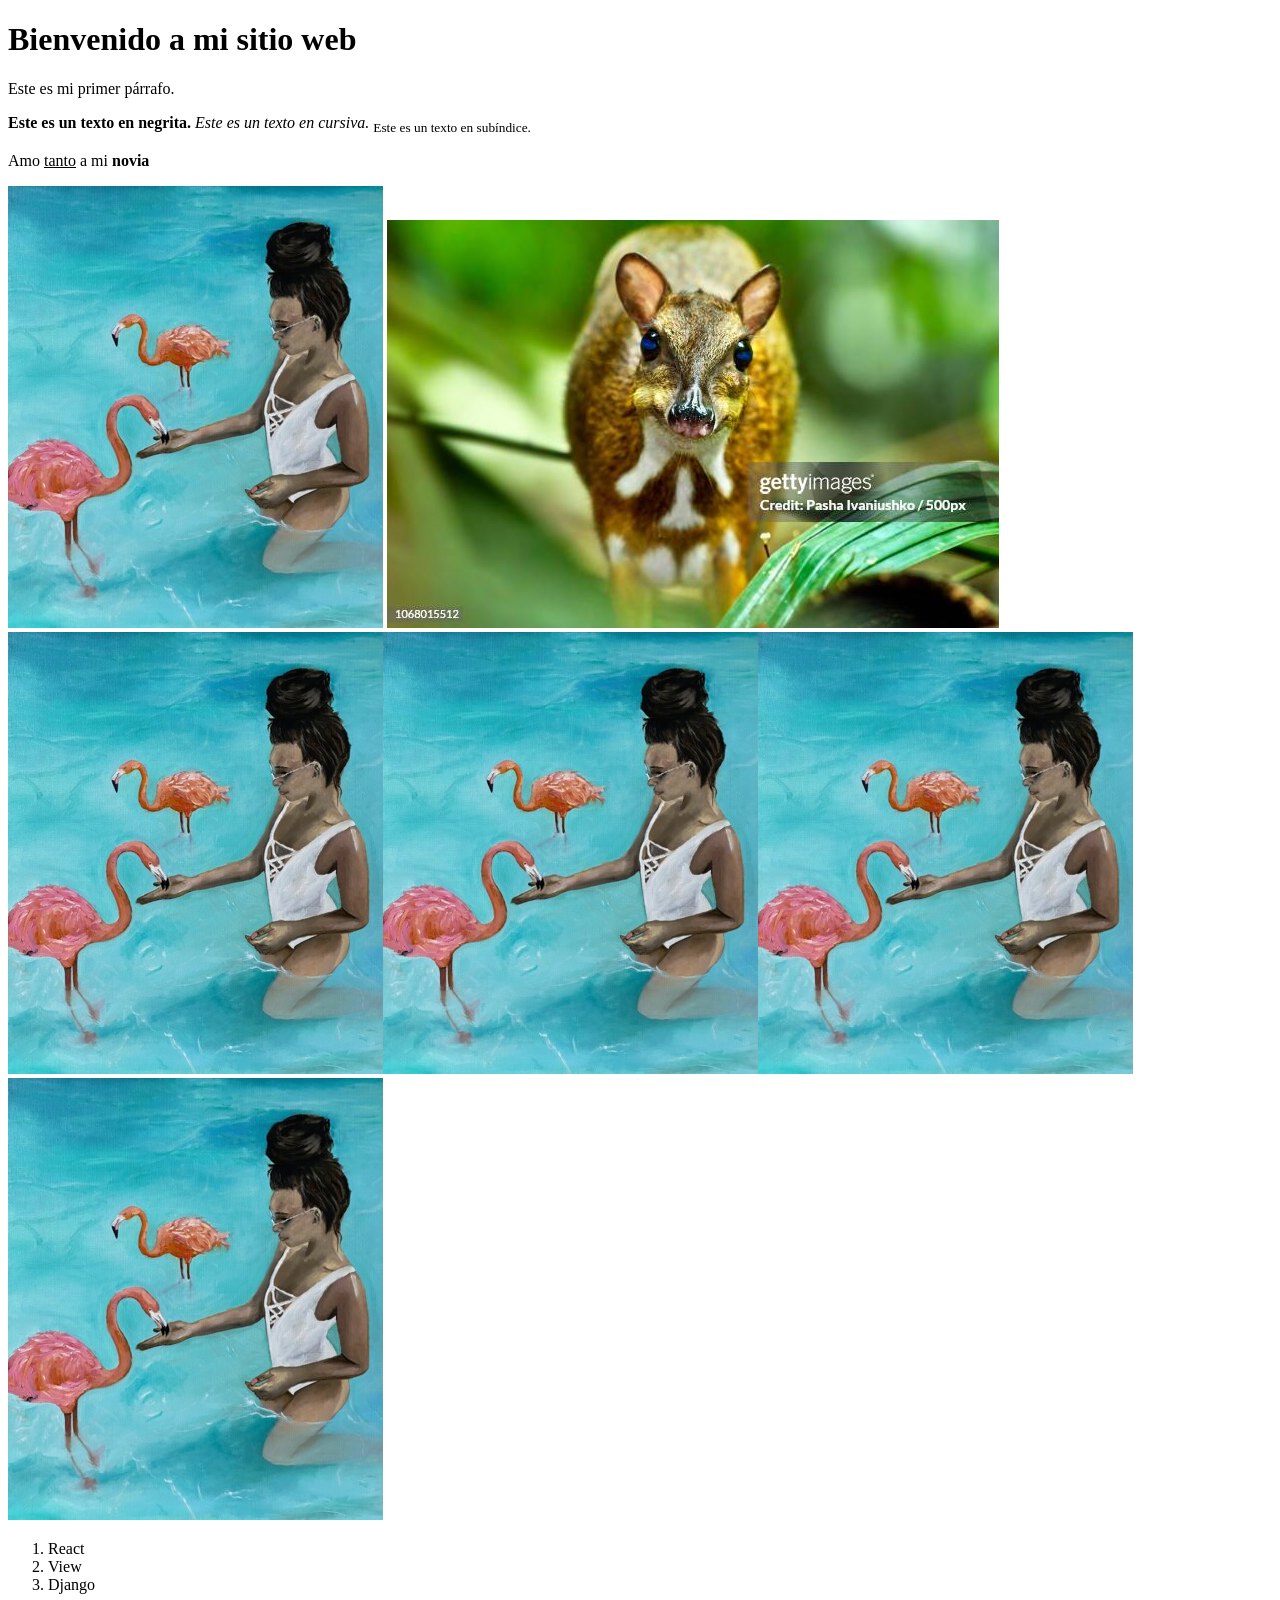
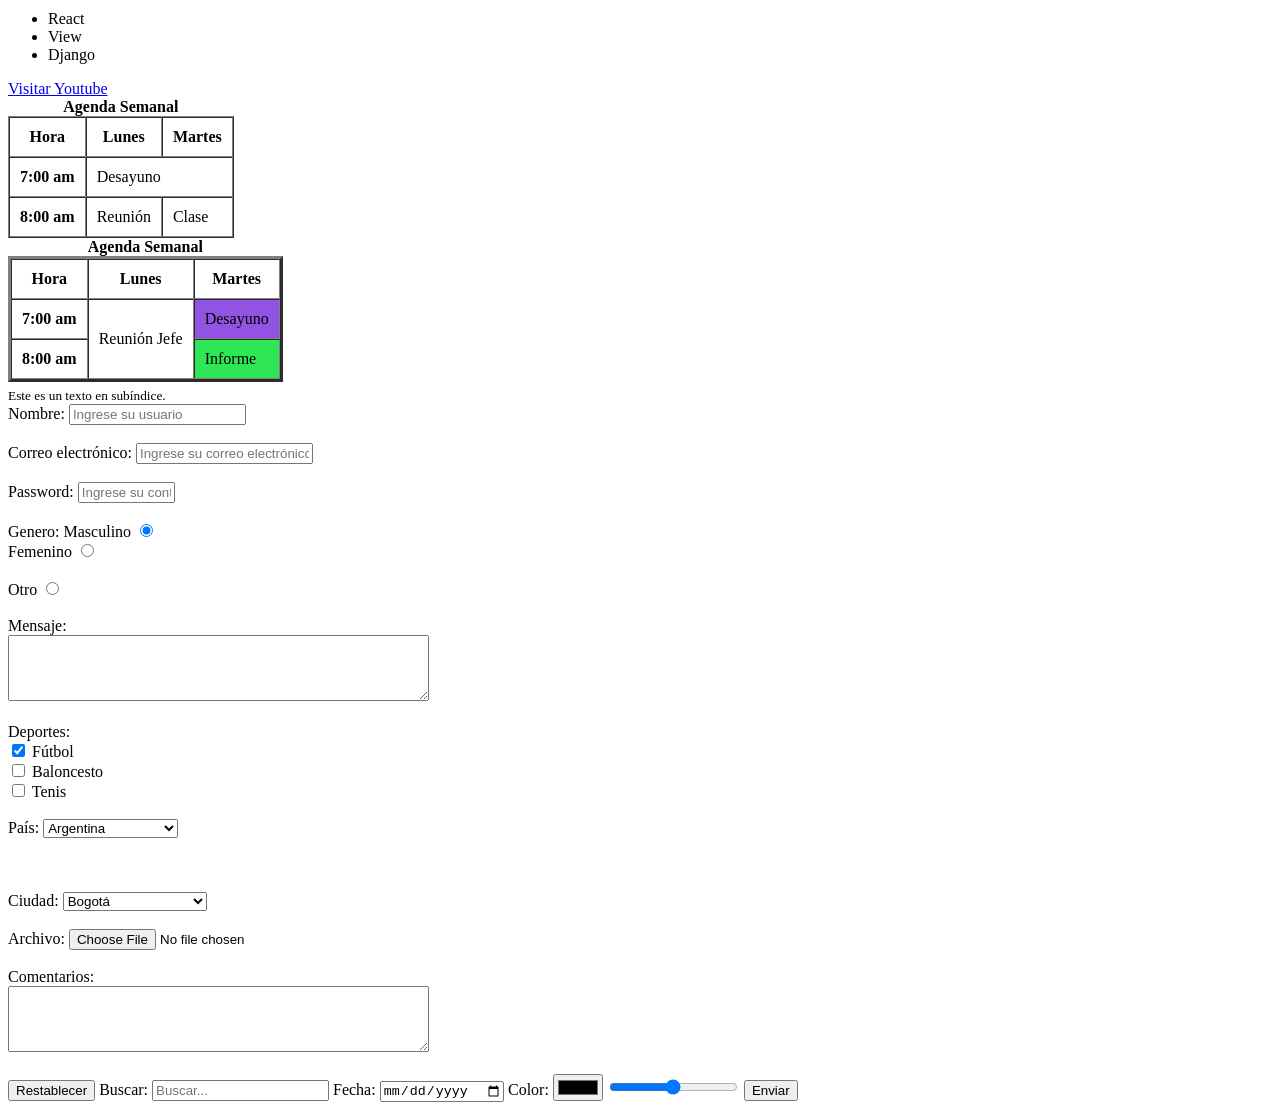
<file: Introduccion, html/index.html>
<!DOCTYPE html>
<html lang="en">

<head>
    <meta charset="UTF-8"> <!-- Sirve como atributo para tomar las tildes, etc -->
    <meta name="viewport" content="width=device-width, initial-scale=1.0">
    <title>Mi primer sitio web</title>
</head>

<body>
    <h1>Bienvenido a mi sitio web</h1>
    <p>Este es mi primer párrafo.</p>
    <strong>Este es un texto en negrita.</strong>
    <em>Este es un texto en cursiva.</em>
    <sub>Este es un texto en subíndice.</sub>
    <p> Amo <u>tanto</u> a mi <strong>novia</strong> </p>



    <img src="./imagenes/image.png" alt="Imagen 1">

    <img src="./imagenes/gettyimages-1068015512-612x612.jpg" alt="Imagen 2">



</body>
<div id="imagenes">
    <!-- Aqui creamos el bucle para poder repetir una imagen N veces.  -->

    <script>
        for (let i = 0; i <= 3; i++) {
            document.getElementById("imagenes").innerHTML += `<img src="./imagenes/image.png" alt="Imagen ${i}">`;
        }
    </script>
</div>

</html>



<!-- Hecho por Cristian Ramos -->




<!-- LISTAS -->
<ol>
    <li> React</li>
    <li>View </li>
    <li>Django </li>
</ol>
<ul>
    <li>React</li>
    <li>View</li>
    <li>Django</li>
</ul>

<!-- ENLACES -->

<a href="https://www.youtube.com/?app=desktop&hl=es" target="_blank">Visitar Youtube</a>

<!-- TABLAS -->

<!-- Combinar hacia los lados-->

<table border=1 cellpadding=10 cellspacing=0>
    <caption><strong>Agenda Semanal
        </strong></caption>
    <tr>
        <th> Hora </th>
        <th> Lunes </th>
        <th> Martes </th>
    </tr>
    <tr>
        <th>7:00 am</th>
        <td colspan="2">Desayuno </td>
    </tr>
    <tr>
        <th>8:00 am</th>
        <td>Reunión</td>
        <td>Clase</td>
    </tr>
</table>

<!-- Combinar hacia abajo, junto con los colores de algunas columnas-->
<table border=3 cellpadding=10 cellspacing=0> 
    <caption><strong>Agenda Semanal</strong></caption>
    <tr>
        <th> Hora </th>
        <th> Lunes </th>
        <th> Martes </th>
    </tr>
    <tr>
        <th>7:00 am</th>
        <td rowspan="2">Reunión Jefe </td>
        <td style="background-color: #9153e2;">Desayuno</td>
    </tr>
    <tr>
        <th>8:00 am</th>
        <td style="background-color: #2ee656;">Informe</td>
    </tr>
</table>


<!-- SUB INDICE-->
 <sub>Este es un texto en subíndice.</sub>


 <!-- Formularios   -->

  <!-- Princpial   -->
    <form name="formulario" action="formulario.php" method="post" autocomplete="on" target="_blank">
        <!-- Controladores "label"-->
        <label for="nombre">Nombre:</label>
        <input type="text" id="nombre" name="nombre" required placeholder="Ingrese su usuario"><br><br>

        <label for="email">Correo electrónico:</label>
        <input type="email" id="email" name="email" required placeholder="Ingrese su correo electrónico"><br><br>

        <label for="password">Password:</label>
        <input type="password" id="password" name="password" required size ="10" placeholder="Ingrese su contraseña"><br><br>

        <label for ="genero"> Genero: </label>
        <label for="masculino">Masculino</label>
        <input type="radio" id="masculino" name="genero" value="masculino" required checked="masculino"><br>
        <label for="femenino">Femenino</label>
        <input type="radio" id="femenino" name="genero" value="femenino" required><br><br>
        <label for="otro">Otro</label>
        <input type="radio" id="otro" name="genero" value="otro" required><br><br>


        <label for="mensaje">Mensaje:</label><br>
        <textarea id="mensaje" name="mensaje" rows="4" cols="50" required></textarea><br><br>

        <!-- INPUTS TIPO CHECKBOX-->
        <label for="deportes">Deportes:</label><br>
        <input type="checkbox" id="futbol" name="deportes" value="futbol" checked>
        <label for="futbol">Fútbol</label><br>
        <input type="checkbox" id="basketball" name="deportes" value="basketball">
        <label for="basketball">Baloncesto</label><br>
        <input type="checkbox" id="tennis" name="deportes" value="tennis">
        <label for="tennis">Tenis</label><br><br>

        <!-- lISTAS DESPLEGADAS   -->
        <label for="pais">País:</label>
        <select id="pais" name="pais" required>
            <option value="">Seleccione un país</option>
            <option value="0">Colombia </option>
            <option value="1">México</option>
            <option value="2" selected>Argentina</option>
            <option value="3">Chile</option>
        </select><br><br>
        <!-- Grupos en las listas-->
        <br><br>
        <label for ="ciudad"> Ciudad: </label>
        <select id="ciudad" name="ciudad" required>
            <optgroup label="Seleccione una ciudad">
                <option value="0">Bogotá</option>
                <option value="1">Medellín</option>
                <option value="2">Cali</option>
                <option value="3">Barranquilla</option>
            <optgroup label="Seleccione una ciudad">
                <option value="4">Ciudad de México</option>
                <option value="5">Guadalajara</option>
                <option value="6">Monterrey</option>
            </optgroup>


        </select><br><br>

        <!-- Campo oculto -->
        <input type="hidden" value="1234567890" name="oculto">

        <!-- Tipo archivos -->
        <label for="archivo">Archivo:</label>
        <input type="file" id="archivo" name="archivo" accept=".pdf,.doc,.docx"><br><br>

        <!-- Textarea -->
        <label for="comentarios">Comentarios:</label><br>
        <textarea id="comentarios" name="comentarios" rows="4" cols="50"></textarea><br><br>

        <input type ="reset" value="Restablecer">

        <label for="buscar">Buscar:</label>
        <input type =search" name="buscar" placeholder="Buscar...">

        <label for="fecha">Fecha:</label>
        <input type ="date" name="fecha">

        <label for="color">Color:</label>
        <input type="color" id="color" name="color" value="#000000">

        <input type ="range" id="rango" name="rango" min="0" max="100" value="50">

        

        <input type="submit" value="Enviar">
</file>
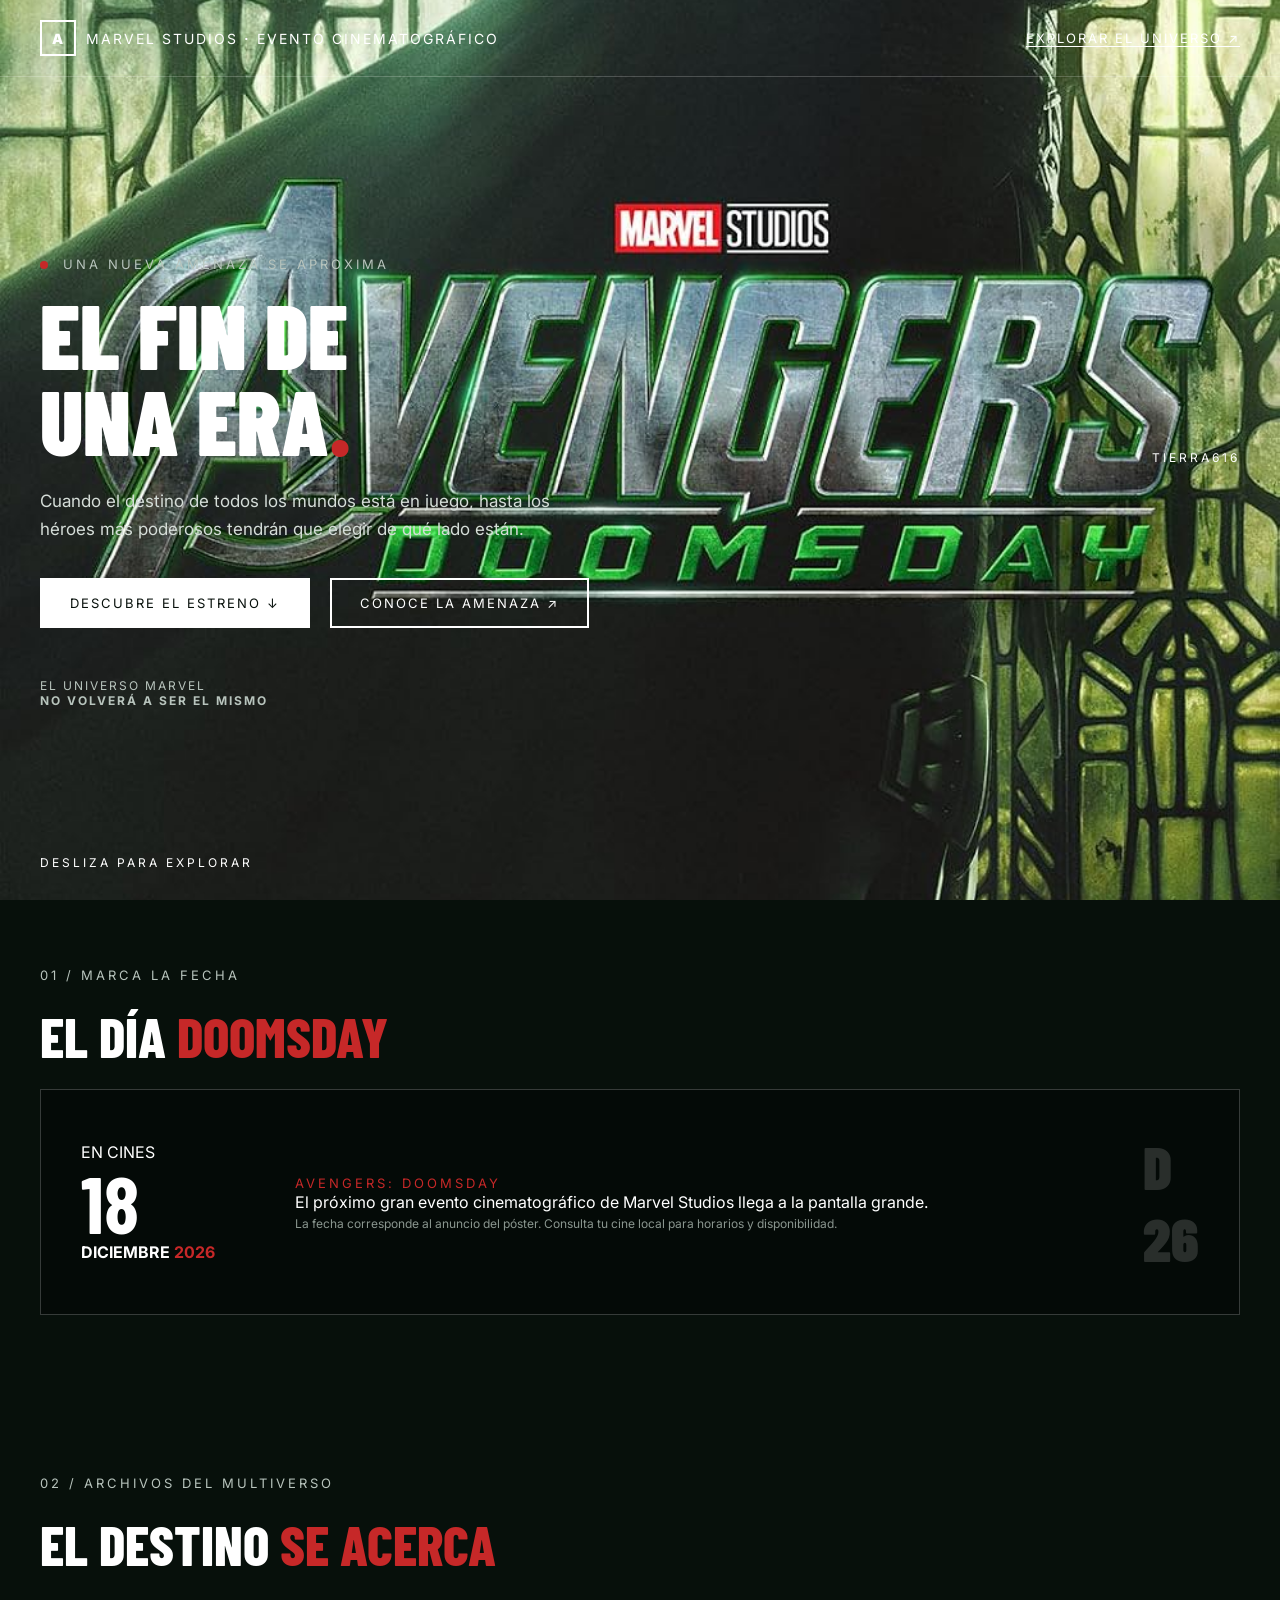
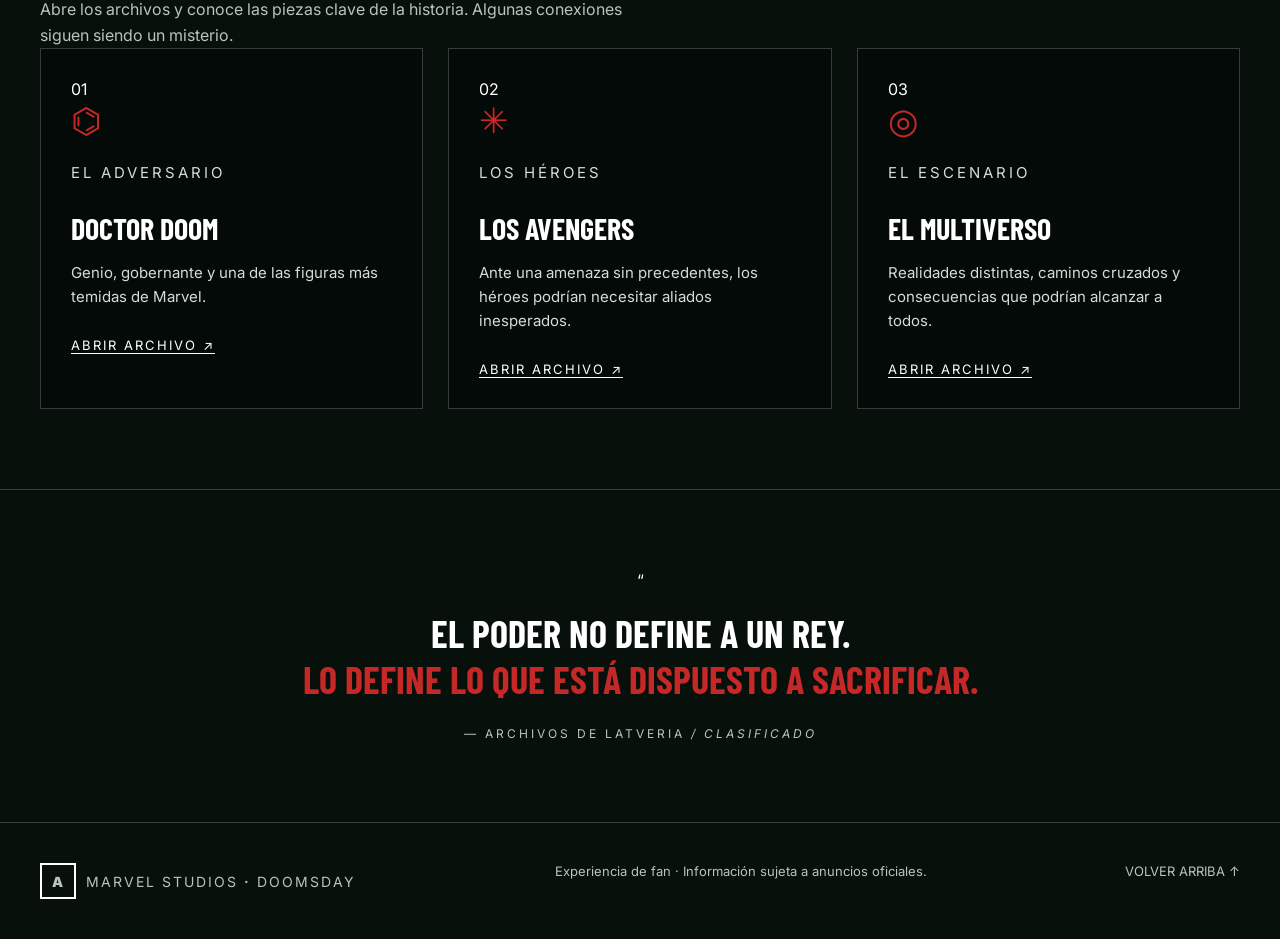
<file: Introduccion, html/doomsday.html>
<!DOCTYPE html>
<html lang="es">
<head>
  <meta charset="UTF-8">
  <title>Avengers: Doomsday | El día que cambia todo</title>
  <link rel="preconnect" href="https://fonts.googleapis.com">
  <link href="https://fonts.googleapis.com/css2?family=Barlow+Condensed:wght@500;600;700;800;900&family=Inter:wght@300;400;500;600&display=swap" rel="stylesheet">
  <link rel="stylesheet" href="./css/styles_doomsday.css">
</head>
<body background href="../imagenes/poster_doom.jpg">
  
  <div class="ambient" aria-hidden="true"></div>
  <header class="topbar">
    <a class="brand" href="#inicio" aria-label="Avengers Doomsday, inicio"><span class="brand-mark">A</span><span>MARVEL STUDIOS <b>·</b> EVENTO CINEMATOGRÁFICO</span></a>
    <a class="top-link" href="#universo">EXPLORAR EL UNIVERSO <span>↗</span></a>
  </header>

  <main id="inicio">
    <section class="hero" aria-labelledby="hero-title">
      <div class="hero-content">
        <p class="eyebrow"><span class="pulse"></span> UNA NUEVA AMENAZA SE APROXIMA</p>
        <h1 id="hero-title">EL FIN DE<br>UNA ERA<span class="title-period">.</span></h1>
        <p class="hero-copy">Cuando el destino de todos los mundos está en juego, hasta los héroes más poderosos tendrán que elegir de qué lado están.</p>
        <div class="hero-actions">
          <a class="button button-primary" href="#estreno">DESCUBRE EL ESTRENO <span>↓</span></a>
          <button class="button button-quiet" data-modal="amenaza">CONOCE LA AMENAZA <span>↗</span></button>
        </div>
        <div class="hero-meta"><span class="meta-line"></span><span>EL UNIVERSO MARVEL<br><b>NO VOLVERÁ A SER EL MISMO</b></span></div>
      </div>
      <div class="hero-side-note" aria-hidden="true"><span>TIERRA</span><i></i><span>616</span></div>
      <a class="scroll-cue" href="#estreno"><span></span> DESLIZA PARA EXPLORAR</a>
    </section>

    <section class="release section-wrap" id="estreno">
      <div class="section-heading"><p class="eyebrow">01 / MARCA LA FECHA</p><h2>EL DÍA <em>DOOMSDAY</em></h2></div>
      <div class="release-card">
        <div class="release-date"><span>EN CINES</span><strong>18</strong><b>DICIEMBRE <i>2026</i></b></div>
        <div class="release-divider"></div>
        <div class="release-info"><span class="info-kicker">AVENGERS: DOOMSDAY</span><p>El próximo gran evento cinematográfico de Marvel Studios llega a la pantalla grande.</p><small>La fecha corresponde al anuncio del póster. Consulta tu cine local para horarios y disponibilidad.</small></div>
        <div class="release-stamp" aria-hidden="true">D<br><span>26</span></div>
      </div>
    </section>

    <section class="universe section-wrap" id="universo">
      <div class="section-heading"><p class="eyebrow">02 / ARCHIVOS DEL MULTIVERSO</p><h2>EL DESTINO <em>SE ACERCA</em></h2><p class="section-intro">Abre los archivos y conoce las piezas clave de la historia. Algunas conexiones siguen siendo un misterio.</p></div>
      <div class="card-grid">
        <article class="info-card card-doom"><span class="card-number">01</span><div class="card-icon">⌬</div><p class="card-label">EL ADVERSARIO</p><h3>DOCTOR DOOM</h3><p>Genio, gobernante y una de las figuras más temidas de Marvel.</p><button class="text-link" data-modal="doom">ABRIR ARCHIVO <span>↗</span></button></article>
        <article class="info-card card-heroes"><span class="card-number">02</span><div class="card-icon">✳</div><p class="card-label">LOS HÉROES</p><h3>LOS AVENGERS</h3><p>Ante una amenaza sin precedentes, los héroes podrían necesitar aliados inesperados.</p><button class="text-link" data-modal="avengers">ABRIR ARCHIVO <span>↗</span></button></article>
        <article class="info-card card-multiverse"><span class="card-number">03</span><div class="card-icon">◎</div><p class="card-label">EL ESCENARIO</p><h3>EL MULTIVERSO</h3><p>Realidades distintas, caminos cruzados y consecuencias que podrían alcanzar a todos.</p><button class="text-link" data-modal="multiverso">ABRIR ARCHIVO <span>↗</span></button></article>
      </div>
    </section>

    <section class="quote-band"><span class="quote-mark">“</span><p>EL PODER NO DEFINE A UN REY.<br><em>LO DEFINE LO QUE ESTÁ DISPUESTO A SACRIFICAR.</em></p><span class="quote-caption">— ARCHIVOS DE LATVERIA <i> / CLASIFICADO</i></span></section>
  </main>

  <footer class="footer"><a class="brand" href="#inicio"><span class="brand-mark">A</span><span>MARVEL STUDIOS <b>·</b> DOOMSDAY</span></a><p>Experiencia de fan · Información sujeta a anuncios oficiales.</p><a class="back-top" href="#inicio">VOLVER ARRIBA ↑</a></footer>

  <dialog class="modal" id="doom" aria-labelledby="doom-title"><button class="modal-close" aria-label="Cerrar">×</button><p class="eyebrow">ARCHIVO 01 / CLASIFICADO</p><h2 id="doom-title">DOCTOR <em>DOOM</em></h2><p>Victor von Doom es uno de los personajes más brillantes y peligrosos del universo Marvel. Científico e inventor, gobierna Latveria y combina tecnología avanzada con conocimientos de magia.</p><p>En los cómics, su ambición y su visión del orden lo convierten en un rival formidable para los héroes. Los detalles de la historia de la película se mantienen bajo reserva.</p><span class="modal-tag">ESTADO: AMENAZA GLOBAL</span></dialog></button>
  <dialog class="modal" id="avengers" aria-labelledby="avengers-title"><button class="modal-close" aria-label="Cerrar">×</button><p class="eyebrow">ARCHIVO 02 / INICIATIVA AVENGERS</p><h2 id="avengers-title">LOS <em>AVENGERS</em></h2><p>Los Avengers reúnen a héroes con habilidades y orígenes distintos para enfrentar amenazas que nadie podría superar a solas.</p><p>La película promete una nueva historia dentro del universo cinematográfico Marvel. El elenco y las alianzas que veremos en pantalla dependen de los anuncios oficiales.</p><span class="modal-tag">PROTOCOLO: REUNIÓN</span></dialog>
  <dialog class="modal" id="multiverso" aria-labelledby="multiverso-title"><button class="modal-close" aria-label="Cerrar">×</button><p class="eyebrow">ARCHIVO 03 / ACCESO INTERDIMENSIONAL</p><h2 id="multiverso-title">EL <em>MULTIVERSO</em></h2><p>En Marvel, el multiverso está formado por incontables realidades. Un cambio en una de ellas puede abrir caminos inesperados y conectar historias que parecían separadas.</p><p>Su papel exacto en Doomsday es parte de lo que queda por descubrir. Por ahora, cada conexión es una posibilidad.</p><span class="modal-tag">ESTABILIDAD: DESCONOCIDA</span></dialog>
  <dialog class="modal" id="amenaza" aria-labelledby="amenaza-title"><button class="modal-close" aria-label="Cerrar">×</button><p class="eyebrow">TRANSMISIÓN ENTRANTE / LATVERIA</p><h2 id="amenaza-title">ALGO <em>SE ACERCA</em></h2><p>El póster revela una presencia enigmática y una fecha: 18 de diciembre de 2026. Marvel mantiene los detalles de la trama en secreto, pero el nombre de Doctor Doom anuncia una confrontación de escala épica.</p><p>Esta página reúne información general del universo Marvel; las teorías y los detalles aún no confirmados no son anuncios oficiales.</p><span class="modal-tag">TRANSMISIÓN FINALIZADA</span></dialog>

  <script>
    document.querySelectorAll('[data-modal]').forEach((button) => {
      const modal = document.getElementById(button.dataset.modal);
      button.addEventListener('click', () => modal.showModal());
    });
    document.querySelectorAll('.modal').forEach((modal) => {
      modal.querySelector('.modal-close').addEventListener('click', () => modal.close());
      modal.addEventListener('click', (event) => {
        if (event.target === modal) modal.close();
      });
    });
  </script>
</body>
</html>
</file>
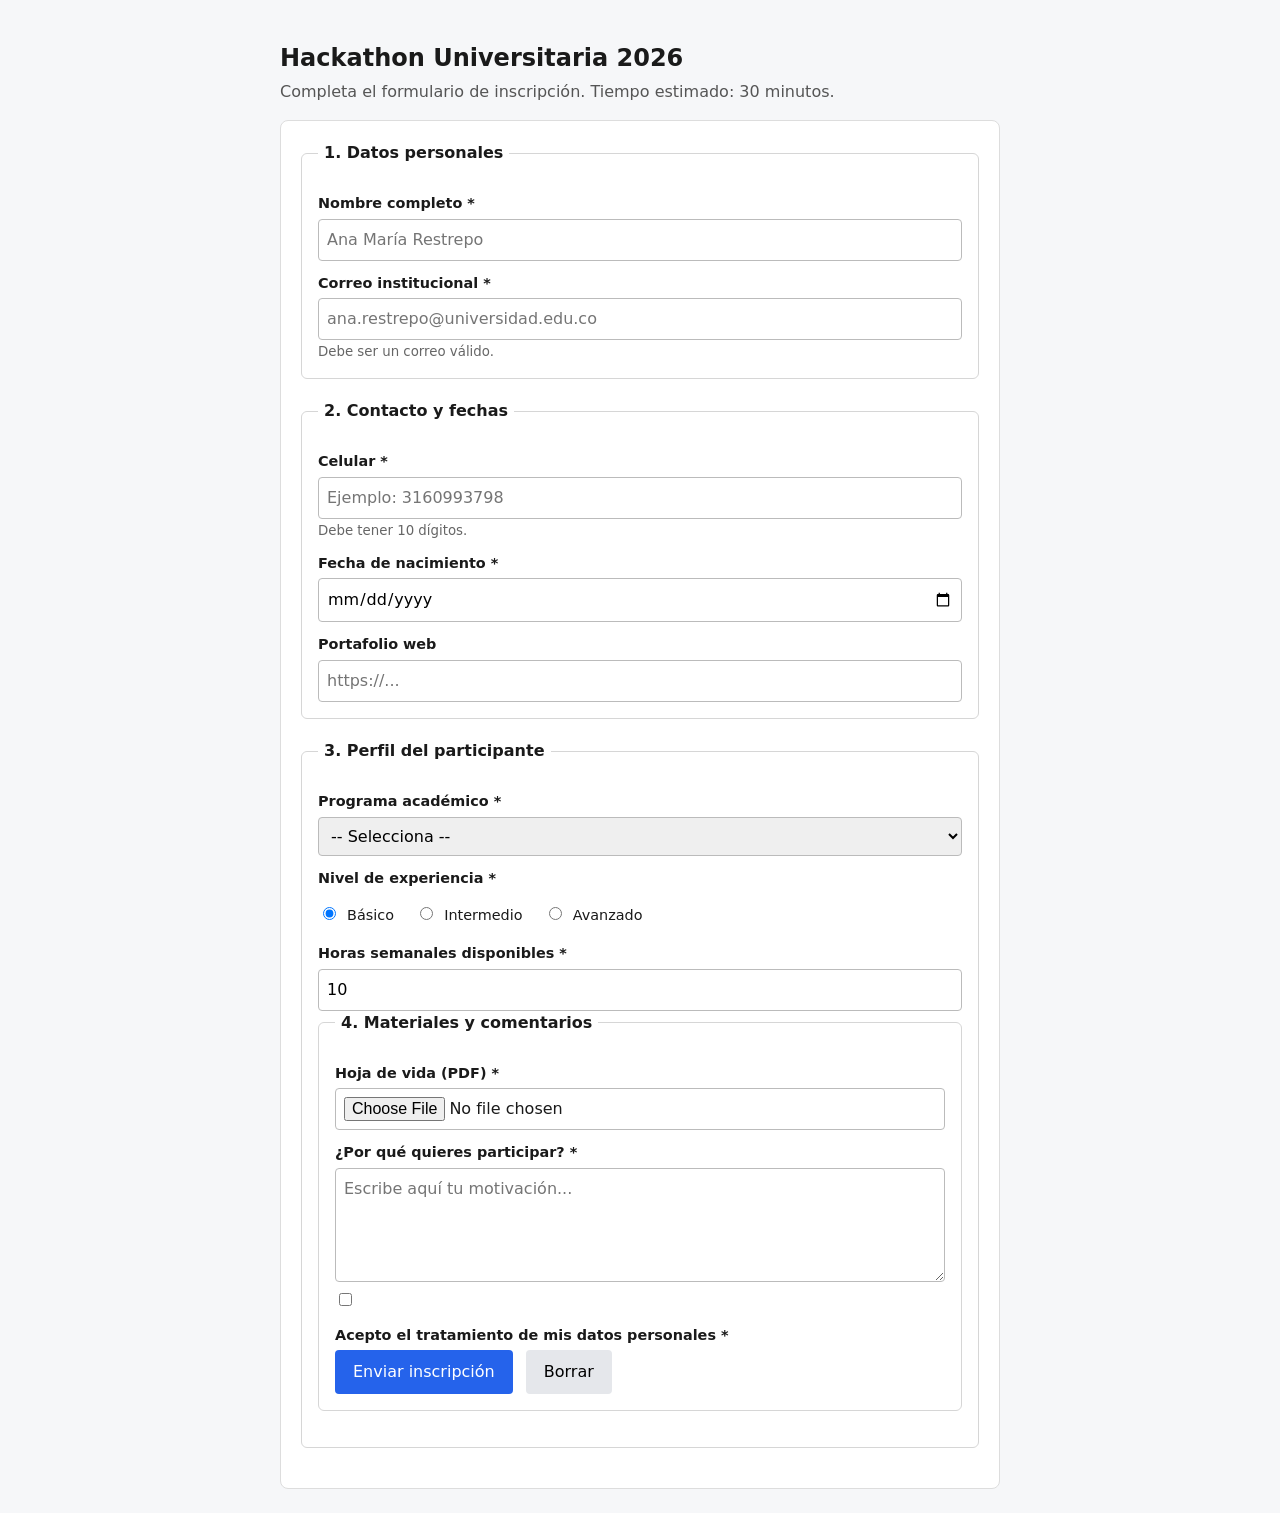
<file: Introduccion, html/Inscripción — Hackathon Universitaria 2026.html>
<!DOCTYPE html>
<!-- saved from url=(0088)https://e-aulas.urosario.edu.co/pluginfile.php/3824980/mod_resource/content/0/index.html -->
<html lang="es"><head><meta http-equiv="Content-Type" content="text/html; charset=UTF-8">
  
  <meta name="viewport" content="width=device-width, initial-scale=1.0">
  <title>Inscripción — Hackathon Universitaria 2026</title>

  <!-- ============================================================
       ESTILOS DE APOYO — NO MODIFICAR NI AGREGAR CSS.
       Esta actividad se evalúa SOLO sobre HTML.
       ============================================================ -->
  <style>
    body{font-family:system-ui,sans-serif;max-width:720px;margin:0 auto;padding:24px;background:#f6f7f9;color:#1a1a1a;line-height:1.5}
    h1{font-size:1.5rem;margin-bottom:.25rem}
    .intro{color:#555;margin-top:0}
    form{background:#fff;border:1px solid #ddd;border-radius:8px;padding:20px}
    fieldset{border:1px solid #d6d6d6;border-radius:6px;margin:0 0 20px;padding:16px}
    legend{font-weight:700;padding:0 6px}
    label{display:block;margin:12px 0 4px;font-weight:600;font-size:.9rem}
    input,select,textarea{width:100%;padding:8px;border:1px solid #bbb;border-radius:4px;font:inherit;box-sizing:border-box}
    input[type=radio],input[type=checkbox]{width:auto;margin-right:6px}
    input[type=range],input[type=color]{padding:0}
    .inline label{display:inline-block;font-weight:400;margin-right:16px}
    button{padding:10px 18px;border:0;border-radius:4px;font:inherit;cursor:pointer;margin-right:8px}
    button[type=submit]{background:#2563eb;color:#fff}
    button[type=reset]{background:#e5e7eb}
    small{color:#666;font-weight:400;display:block;margin-top:2px}
    input:user-invalid,select:user-invalid,textarea:user-invalid{border-color:#dc2626;background:#fff5f5}
    .todo{background:#fffbe6;border-left:4px solid #f59e0b;padding:10px 14px;margin:12px 0;font-size:.85rem}
  </style>
</head>
<body>

  <h1>Hackathon Universitaria 2026</h1>
  <p class="intro">Completa el formulario de inscripción. Tiempo estimado: 30 minutos.</p>

  <!-- ============================================================
       TODO 0 — Cierra correctamente la etiqueta <form>.
       Debe enviar los datos a "procesar-inscripcion.php"
       usando el método que NO expone los datos en la URL.
       ============================================================ -->
  <form action="https://e-aulas.urosario.edu.co/pluginfile.php/3824980/mod_resource/content/0/________" method="________">

    <!-- ========================================================
         BLOQUE 1 — DATOS PERSONALES  (ya resuelto: es tu modelo)
         Observa cómo se usan:
           · <fieldset> + <legend> para agrupar
           · <label for="..."> enlazado con el id del campo
           · name  -> nombre con el que viaja el dato
           · required, minlength, autocomplete
         ======================================================== -->


    <fieldset>
      <legend>1. Datos personales</legend>

      <label for="nombre">Nombre completo *</label>
      <input type="text" id="nombre" name="nombre" placeholder="Ana María Restrepo" minlength="5" maxlength="60" autocomplete="name" required="">

      <label for="correo">Correo institucional *</label>
      <input type="email" id="correo" name="correo" placeholder="ana.restrepo@universidad.edu.co" autocomplete="email" required="">
      <small>Debe ser un correo válido.</small>
    </fieldset>


    <!-- ========================================================
         BLOQUE 2 — CONTACTO Y FECHAS
         ======================================================== -->
    <fieldset>
      <legend>2. Contacto y fechas</legend>

      <!-- TODO 1 --------------------------------------------------
           Campo "Celular":
             · tipo de input adecuado para un teléfono
             · id y name = "celular"
             · obligatorio
             · pattern que acepte EXACTAMENTE 10 dígitos
             · title con el mensaje de ayuda "Debe tener 10 dígitos"
           --------------------------------------------------------- -->

          <label for="celular">Celular *</label>
          <input type="tel" id="celular" name="celular" required pattern="[0-9]{10}" title="Debe tener 10 dígitos" required placeholder="Ejemplo: 3160993798"><br>
          <small>Debe tener 10 dígitos.</small>


      <!-- TODO 2 --------------------------------------------------
           Campo "Fecha de nacimiento":
             · input de tipo fecha
             · id y name = "nacimiento"
             · obligatorio
             · no permitir fechas posteriores al 2010-12-31 (min/max)
           --------------------------------------------------------- -->

          <label for="nacimiento">Fecha de nacimiento *</label>
           <input type="date" id="nacimiento" name="nacimiento" required max="2010-12-31" required min="2000-12-31 "><br>

      <!-- TODO 3 --------------------------------------------------
           Campo "Portafolio web" (opcional):
             · input de tipo URL
             · id y name = "portafolio"
             · placeholder "https://..."
             · NO obligatorio
           --------------------------------------------------------- -->
          <label for="portafolio">Portafolio web</label>
          <input type="url" id="portafolio" name="portafolio" placeholder="https://..." autocomplete="url">
    </fieldset>


    <!-- ========================================================
         BLOQUE 3 — PERFIL DEL PARTICIPANTE
         ======================================================== -->
    <fieldset>
      <legend>3. Perfil del participante</legend>

      <!-- TODO 4 --------------------------------------------------
           Lista desplegable "Programa académico":
             · <select> con id y name = "programa", obligatorio
             · primera opción deshabilitada y seleccionada:
               "-- Selecciona --" (sin value)
             · usa DOS <optgroup>:
                 "Ingeniería"  -> Sistemas, Industrial, Electrónica
                 "Diseño"      -> Gráfico, Multimedia
           --------------------------------------------------------- -->
      <label for="programa">Programa académico *</label>
      <select id="programa" name="programa" required>
        <option value="" disabled selected>-- Selecciona --</option>
        <optgroup label="Ingeniería">
          <option value="sistemas">Sistemas</option>
          <option value="industrial">Industrial</option>
          <option value="electronica">Electrónica</option>
        </optgroup>
        <optgroup label="Diseño">
          <option value="grafico">Gráfico</option>
          <option value="multimedia">Multimedia</option>
        </optgroup>
      </select>

      <!-- TODO 5 --------------------------------------------------
           Grupo de botones de radio "Nivel de experiencia":
             · tres opciones: Básico, Intermedio, Avanzado
             · TODAS comparten el mismo name = "nivel" (esto es lo
               que las vuelve excluyentes)
             · cada una con su id propio y su <label for="...">
             · el grupo es obligatorio
             · "Básico" viene marcado por defecto
             · envuelve el grupo en <div class="inline"> ... </div>
           --------------------------------------------------------- -->
      <label for="nivel">Nivel de experiencia *</label>
      <div class="inline">
        <input type="radio" id="basico" name="nivel" value="basico" checked required>
        <label for="basico">Básico</label>
        <input type="radio" id="intermedio" name="nivel" value="intermedio" required>
        <label for="intermedio">Intermedio</label>
        <input type="radio" id="avanzado" name="nivel" value="avanzado" required>
        <label for="avanzado">Avanzado</label>
      </div>


      <!-- TODO 6 --------------------------------------------------
           Casillas de verificación "Tecnologías que dominas":
             · cuatro checkbox: HTML, CSS, JavaScript, Python
             · todas con name = "tecnologias" (permite varias)
             · value en minúscula: html, css, javascript, python
             · cada una con su id y su <label for="...">
             · NO son obligatorias
             · envuelve el grupo en <div class="inline"> ... </div>
           --------------------------------------------------------- -->
      

      <!-- TODO 7 --------------------------------------------------
           Campo numérico "Horas semanales disponibles":
             · input de tipo number, id y name = "horas"
             · mínimo 5, máximo 40, incrementos de 5
             · valor inicial 10, obligatorio
           --------------------------------------------------------- -->
      <label for="horas">Horas semanales disponibles *</label>
        <input type="number" id="horas" name="horas" min="5" max="40" step="5" value="10" required>


    <!-- ========================================================
         BLOQUE 4 — MATERIALES Y COMENTARIOS
         ======================================================== -->
    <fieldset>
      <legend>4. Materiales y comentarios</legend>

      <!-- TODO 8 --------------------------------------------------
           Campo "Hoja de vida (PDF)":
             · input de tipo file, id y name = "hojavida"
             · aceptar únicamente archivos .pdf (atributo accept)
           PISTA: para que un formulario con archivos funcione de
           verdad, el <form> necesita además el atributo
           enctype="multipart/form-data"  -> agrégalo en el TODO 0.
           --------------------------------------------------------- -->
      <label for="hojavida">Hoja de vida (PDF) *</label>
        <input type="file" id="hojavida" name="hojavida" accept=".pdf">


      <!-- TODO 9 --------------------------------------------------
           Área de texto "¿Por qué quieres participar?":
             · <textarea> con id y name = "motivacion"
             · 4 filas (rows)
             · máximo 300 caracteres
             · obligatorio
             · placeholder libre
           --------------------------------------------------------- -->
      <label for="motivacion">¿Por qué quieres participar? *</label>
        <textarea id="motivacion" name="motivacion" rows="4" maxlength="300" required placeholder="Escribe aquí tu motivación..."
        ></textarea>


      <!-- TODO 10 -------------------------------------------------
           Casilla única de aceptación:
             · checkbox con id y name = "terminos"
             · OBLIGATORIO
             · label: "Acepto el tratamiento de mis datos personales *"
           --------------------------------------------------------- -->
      <input type="checkbox" id="terminos" name="terminos" required>
        <label for="terminos">Acepto el tratamiento de mis datos personales *</label>


    <!-- TODO 11 -----------------------------------------------------
         Botones del formulario:
           · un botón que ENVÍA el formulario, texto "Enviar inscripción"
           · un botón que LIMPIA el formulario, texto "Borrar"
         (usa la etiqueta <button> con el type correcto en cada caso)
         ------------------------------------------------------------- -->
      <button type="submit">Enviar inscripción</button>
      <button type="reset">Borrar</button>

  <!-- TODO 0 (cierre) — falta la etiqueta de cierre del formulario -->
</form>


</form><style>#myIframe { position:absolute; top: 0px; left: 0px; } @media print {  #myIframe { min-width: 100% ;   max-width: 100%;  width: 100%;  border: none; } body {width: 21cm; height: 100%; max-width: 21cm; }  html {height: 100%; width: 21cm; max-width: 21cm;}  @page { margin: 0.4;} }</style></body></html>
</file>
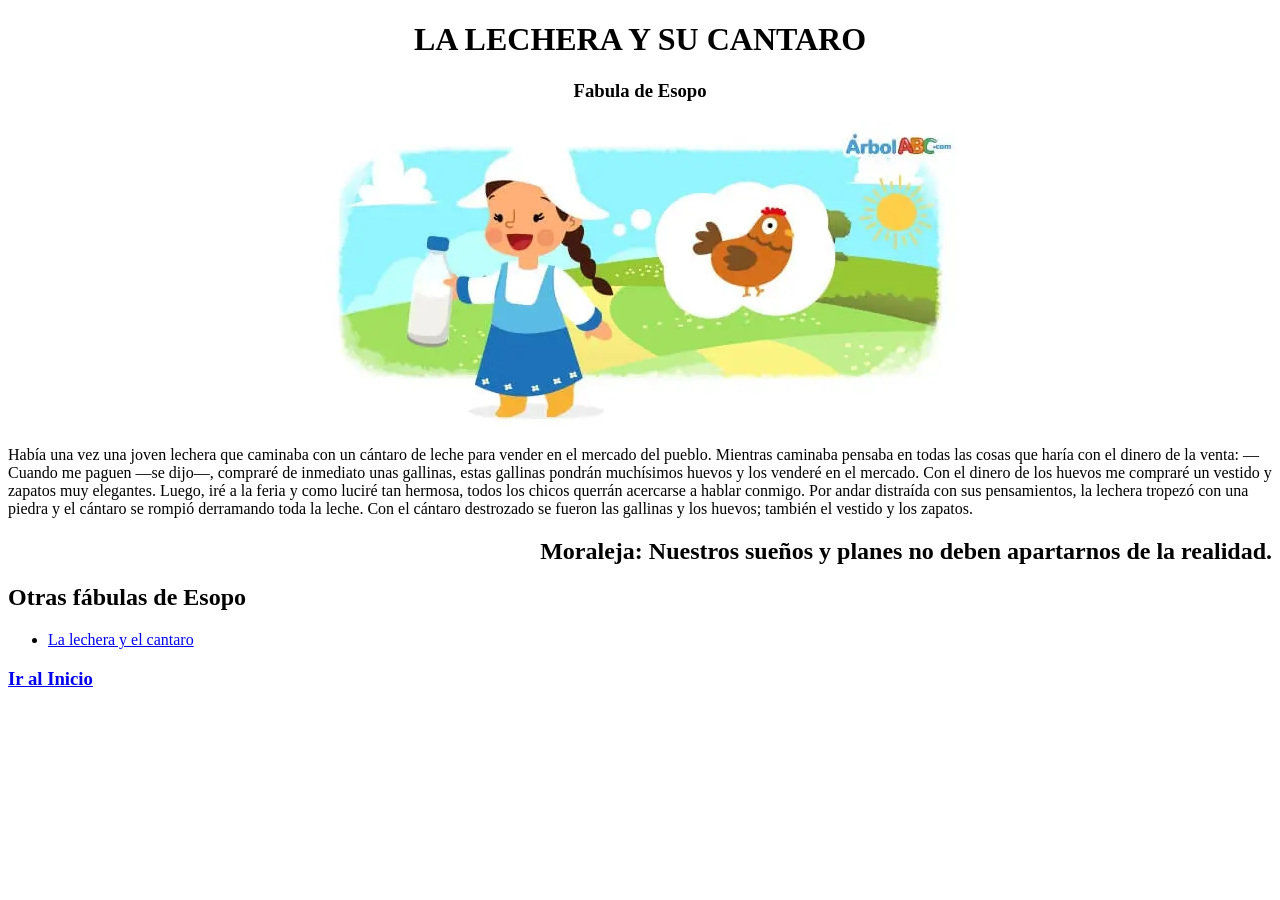
<file: Introduccion, html/fabulas css 2/lechera.html>
<!DOCTYPE html>
<html>
<head>
	<title>La lechera y su cantaro</title>
	
</head>
<body>
	<h1 align="center"> LA LECHERA Y SU CANTARO</h1>
    <h3 align="center"> Fabula de Esopo</h3>
   <center> <img src="../imagenes/lechera.png"></center>
   <p>Había una vez una joven lechera que caminaba con un cántaro de leche para
vender en el mercado del pueblo. Mientras caminaba pensaba en todas las cosas
que haría con el dinero de la venta:
—Cuando me paguen —se dijo—, compraré de inmediato unas gallinas, estas
gallinas pondrán muchísimos huevos y los venderé en el mercado. Con el dinero
de los huevos me compraré un vestido y zapatos muy elegantes. Luego, iré a la
feria y como luciré tan hermosa, todos los chicos querrán acercarse a hablar
conmigo.
Por andar distraída con sus pensamientos, la lechera tropezó con una piedra y el
cántaro se rompió derramando toda la leche. Con el cántaro destrozado se fueron
las gallinas y los huevos; también el vestido y los zapatos.</p>

<h2 align="right" >Moraleja: Nuestros sueños y planes no deben apartarnos de la realidad.</h2>

<h2>Otras fábulas de Esopo</h2>
<ul type="">
 <li> <a <img src="../imagenes/favicon.jpg" width="20" height="20"  href="liebre.html">La lechera y el cantaro</a>  </li>
</ul>
<h3><a href="../fabulas css 2/esopo.html">Ir al Inicio</a></h3>
<br><br>


</body>
</html>
</file>
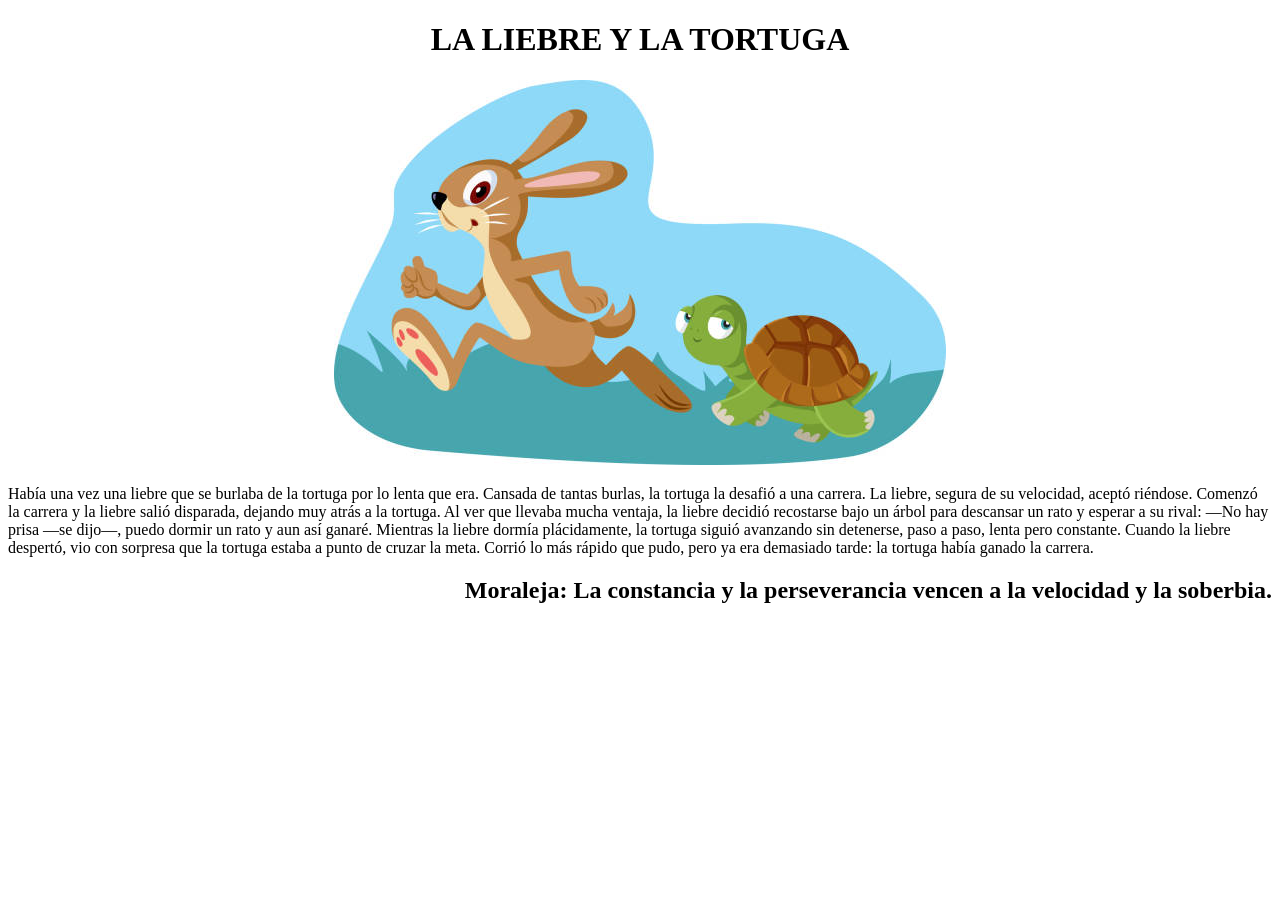
<file: Introduccion, html/fabulas css 2/liebre.html>
<!DOCTYPE html>
<html>
<head>
	<title>La liebre y la tortuga</title>
	
</head>
<body>
	<h1 align="center"> LA LIEBRE Y LA TORTUGA</h1>
   <center> <img src="../imagenes/liebre.jpg"></center>
   <p>Había una vez una liebre que se burlaba de la tortuga por lo lenta que era.
Cansada de tantas burlas, la tortuga la desafió a una carrera. La liebre,
segura de su velocidad, aceptó riéndose.
Comenzó la carrera y la liebre salió disparada, dejando muy atrás a la tortuga.
Al ver que llevaba mucha ventaja, la liebre decidió recostarse bajo un árbol
para descansar un rato y esperar a su rival:
—No hay prisa —se dijo—, puedo dormir un rato y aun así ganaré.
Mientras la liebre dormía plácidamente, la tortuga siguió avanzando sin
detenerse, paso a paso, lenta pero constante. Cuando la liebre despertó, vio con
sorpresa que la tortuga estaba a punto de cruzar la meta. Corrió lo más rápido
que pudo, pero ya era demasiado tarde: la tortuga había ganado la carrera.</p>

<h2 align="right" >Moraleja: La constancia y la perseverancia vencen a la velocidad y la soberbia.</h2>
</body>
</html>
</file>
<file: Introduccion, html/css/styles_doomsday.css>
@import url('https://fonts.googleapis.com/css2?family=Roboto:ital,wght@0,100..900;1,100..900&display=swap');
* { margin: 0; padding: 0; box-sizing: border-box; }

body {
  font-family: 'Inter', sans-serif;
  background: #07100b url('../imagenes/poster_doom.jpg') center/cover fixed;
  color: #fff;
}

h1, h2, h3 { font-family: 'Barlow Condensed', sans-serif; text-transform: uppercase; }
a { color: inherit; text-decoration: none; }

/* TOPBAR */
.topbar { display: flex; justify-content: space-between; align-items: center; padding: 20px 40px; border-bottom: 1px solid #ffffff33; }
.brand { display: flex; align-items: center; gap: 10px; font-size: 14px; letter-spacing: 2px; }
.brand-mark { display: grid; place-items: center; width: 36px; height: 36px; border: 2px solid #fff; font-weight: 900; }
.top-link { font-size: 13px; letter-spacing: 2px; border-bottom: 1px solid #fff; }

/* HERO */
.hero { display: flex; flex-direction: column; justify-content: center; min-height: 90vh; padding: 60px 40px; }
.eyebrow { font-size: 13px; letter-spacing: 3px; color: #b8c4bd; margin-bottom: 20px; }
.pulse { display: inline-block; width: 8px; height: 8px; background: #c62828; border-radius: 50%; margin-right: 8px; }
#hero-title { font-size: 90px; line-height: 0.95; font-weight: 900; margin-bottom: 25px; }
.title-period { color: #c62828; }
.hero-copy { font-size: 17px; line-height: 1.6; color: #d5ddd8; max-width: 550px; margin-bottom: 35px; }
.hero-actions { display: flex; gap: 20px; flex-wrap: wrap; margin-bottom: 50px; }
.button { padding: 15px 28px; font-size: 13px; letter-spacing: 2px; text-transform: uppercase; cursor: pointer; border: 2px solid #fff; font-family: inherit; }
.button-primary { background: #fff; color: #07100b; }
.button-quiet { background: transparent; color: #fff; }
.hero-meta { font-size: 12px; letter-spacing: 2px; color: #b8c4bd; }
.hero-side-note, .scroll-cue { position: absolute; font-size: 12px; letter-spacing: 3px; }
.hero-side-note { right: 40px; top: 50%; }
.scroll-cue { bottom: 30px; left: 40px; }

/* SECCIONES */
.section-wrap { padding: 80px 40px; }
.section-heading h2 { font-size: 55px; font-weight: 800; margin-bottom: 20px; }
.section-heading em { color: #c62828; font-style: normal; }
.section-intro { color: #b8c4bd; max-width: 600px; line-height: 1.6; }

/* ESTRENO */
.release-card { display: flex; align-items: center; gap: 40px; flex-wrap: wrap; padding: 40px; border: 1px solid #ffffff33; background: #00000066; }
.release-date strong { display: block; font-size: 80px; font-family: 'Barlow Condensed', sans-serif; line-height: 1; }
.release-date i { color: #c62828; font-style: normal; }
.release-info { flex: 1; min-width: 250px; }
.info-kicker { color: #c62828; letter-spacing: 3px; font-size: 13px; }
.release-info small { color: #8a968f; font-size: 12px; }
.release-stamp { font-size: 60px; font-weight: 900; color: #ffffff26; font-family: 'Barlow Condensed', sans-serif; }

/* TARJETAS */
.card-grid { display: grid; grid-template-columns: repeat(auto-fit, minmax(280px, 1fr)); gap: 25px; }
.info-card { padding: 30px; border: 1px solid #ffffff33; background: #00000066; }
.card-icon { font-size: 35px; color: #c62828; margin-bottom: 20px; }
.card-label { font-size: 12px; letter-spacing: 3px; color: #b8c4bd; margin-bottom: 10px; }
.info-card h3 { font-size: 30px; margin-bottom: 15px; }
.info-card p { font-size: 15px; line-height: 1.6; color: #d5ddd8; margin-bottom: 25px; }
.text-link { background: none; border: none; color: #fff; font-size: 13px; letter-spacing: 2px; cursor: pointer; border-bottom: 1px solid #fff; font-family: inherit; }

/* CITA */
.quote-band { padding: 80px 40px; text-align: center; border-top: 1px solid #ffffff33; border-bottom: 1px solid #ffffff33; }
.quote-band p { font-family: 'Barlow Condensed', sans-serif; font-size: 38px; font-weight: 700; text-transform: uppercase; margin: 20px 0; }
.quote-band em { color: #c62828; font-style: normal; }
.quote-caption { font-size: 12px; letter-spacing: 3px; color: #b8c4bd; }

/* FOOTER */
.footer { display: flex; justify-content: space-between; flex-wrap: wrap; gap: 20px; padding: 40px; font-size: 13px; color: #b8c4bd; }

/* MODALES */
.modal { border: 1px solid #fff; background: #0d1a12; color: #fff; padding: 40px; max-width: 550px; margin: auto; }
.modal::backdrop { background: #000000cc; }
.modal-close { position: absolute; top: 15px; right: 20px; background: none; border: none; color: #fff; font-size: 28px; cursor: pointer; }
.modal h2 { font-size: 42px; margin: 15px 0 20px; }
.modal h2 em { color: #c62828; font-style: normal; }
.modal-tag { display: inline-block; margin-top: 15px; font-size: 12px; letter-spacing: 2px; color: #c62828; border: 1px solid #c62828; padding: 6px 12px; }
</file>
